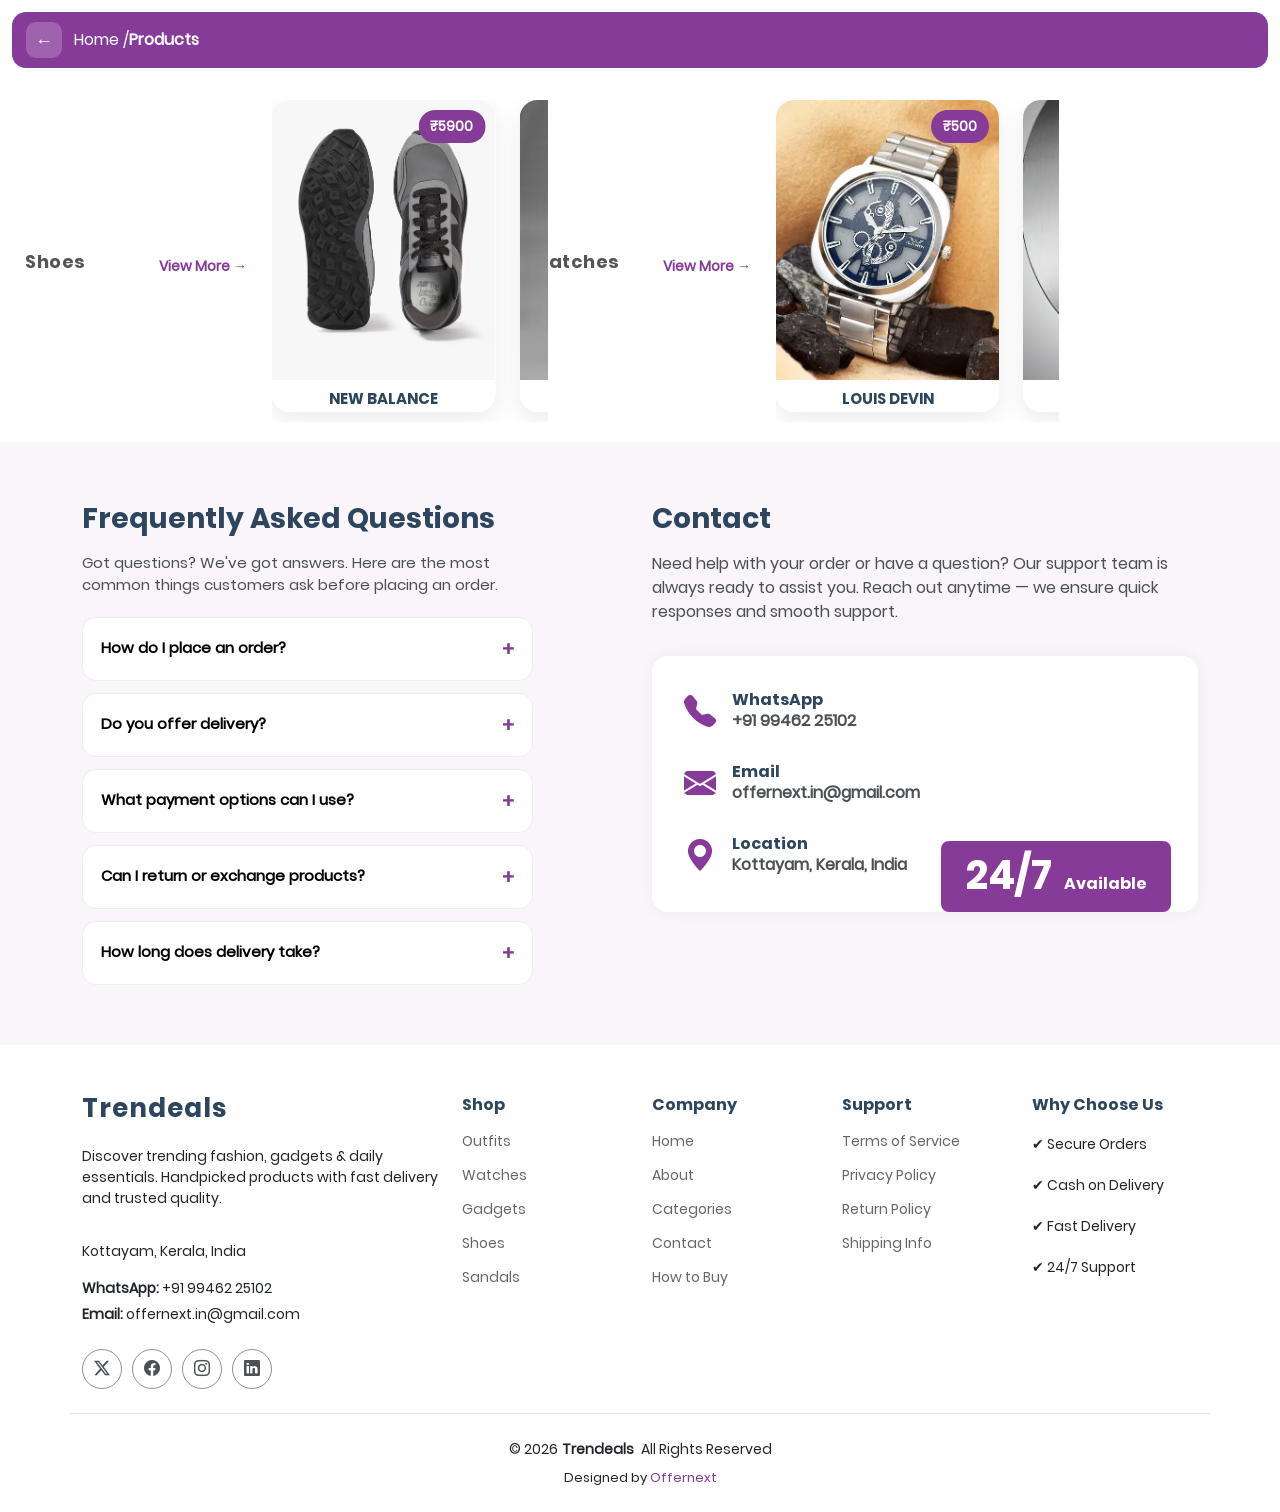
<file: category.html>
<!-- 
  Built by Offernext
  🌐 https://offernext.in
  📧 offernext.in@gmail.com
-->
<!DOCTYPE html>
<html lang="en">
<head>
  <meta charset="UTF-8">
  <title>Category</title>
  <meta name="viewport" content="width=device-width, initial-scale=1">
  <link href="https://fonts.googleapis.com" rel="preconnect">
  <link href="https://fonts.gstatic.com" rel="preconnect" crossorigin>
  <link href="assets/vendor/bootstrap/css/bootstrap.min.css" rel="stylesheet">
  <link href="assets/vendor/bootstrap-icons/bootstrap-icons.css" rel="stylesheet">
  <link href="assets/vendor/aos/aos.css" rel="stylesheet">
  <link href="assets/vendor/glightbox/css/glightbox.min.css" rel="stylesheet">
  <link rel="stylesheet" href="https://cdn.jsdelivr.net/npm/swiper@11/swiper-bundle.min.css">
  <link rel="stylesheet" href="assets/css/main.css">
</head>

<body>
  <div id="preloader">
  <div class="loader"></div>
</div>

  <!-- ================= CATEGORY TOPBAR ================= -->
  <div class="category-topbar" data-aos="fade-down">
    <button class="back-btn" onclick="history.back()">←</button>
    <span class="breadcrumb">
      Home / <strong id="categoryName"></strong>
    </span>
  </div>

<main class="main">
  <!-- ================= CATEGORY TITLE ================= -->
  <h2 id="categoryTitle" style="padding: 20px"></h2>

  <!-- ================= PRODUCTS GRID ================= -->
  <div class="products-grid" id="products" data-aos="fade-up" data-aos-delay="100"></div>

  <!-- CONTACT & FAQ SECTION -->
    <section id="contact" class="contact section faq-contact-section">
      <div class="container">
        <div class="row gy-4 align-items-start justify-content-between">
          <div class="col-xl-5">
            <h2 class="title" data-aos="fade-up">Frequently Asked Questions</h2>
            <p class="faq-description" data-aos="fade-up" data-aos-delay="100">
              Got questions? We've got answers. Here are the most common things customers ask before placing an order.
            </p>
            <div class="faq" data-aos="fade-up" data-aos-delay="200">
              <div class="faq-item">
                <button class="faq-question">
                  How do I place an order?
                  <span class="faq-icon">+</span>
                </button>
                <div class="faq-answer">
                  <div class="faq-answer-inner">
                    Select your product, choose size & color, click "Place Order", and send the details via WhatsApp.
                  </div>
                </div>
              </div> 
              <div class="faq-item">
                <button class="faq-question">
                  Do you offer delivery?
                  <span class="faq-icon">+</span>
                </button>
                <div class="faq-answer">
                  <div class="faq-answer-inner">
                    Yes, we deliver across India with fast and secure shipping.
                  </div>
                </div>
              </div>
              <div class="faq-item">
                <button class="faq-question">
                  What payment options can I use?
                  <span class="faq-icon">+</span>
                </button>
                <div class="faq-answer">
                  <div class="faq-answer-inner">
                    We support UPI, Cash on Delivery (if available), and bank transfer.
                  </div>
                </div>
              </div>
              <div class="faq-item">
                <button class="faq-question">
                  Can I return or exchange products?
                  <span class="faq-icon">+</span>
                </button>
                <div class="faq-answer">
                  <div class="faq-answer-inner">
                    Yes, exchanges are available within 3 days for size issues.
                  </div>
                </div>
              </div>
              <div class="faq-item">
                <button class="faq-question">
                  How long does delivery take?
                  <span class="faq-icon">+</span>
                </button>
                <div class="faq-answer">
                  <div class="faq-answer-inner">
                    Delivery usually takes 3–7 working days depending on your location.
                  </div>
                </div>
              </div>
            </div>
          </div>
          <div class="col-xl-6">
            <h2 class="title" data-aos="fade-up">Contact</h2>
            <p class="contact-description" data-aos="fade-up" data-aos-delay="100">
              Need help with your order or have a question? Our support team is always ready to assist you. Reach out anytime — we ensure quick responses and smooth support.
            </p>
            <div class="contact-box" data-aos="fade-up" data-aos-delay="200">
              <div class="contact-item">
                <i class="bi bi-telephone-fill"></i>
                <div>
                  <h4>WhatsApp</h4>
                  <p>+91 99462 25102</p>
                </div>
              </div>
              <div class="contact-item">
                <i class="bi bi-envelope-fill"></i>
                <div>
                  <h4>Email</h4>
                  <p>offernext.in@gmail.com</p>
                </div>
              </div>
              <div class="contact-item">
                <i class="bi bi-geo-alt-fill"></i>
                <div>
                  <h4>Location</h4>
                  <p>Kottayam, Kerala, India</p>
                </div>
              </div>
            </div>
            <div class="image-wrapper" data-aos="fade-up">
              <div class="experience-badge">
                <h3>24/7 <span>Available</span></h3>
              </div>
            </div>
          </div>
        </div>
      </div>
    </section>
  </main>

  <!-- FOOTER SECTION -->
  <footer id="footer" class="footer" data-aos="fade-up">
    <div class="container footer-top">
      <div class="row gy-4">
        <div class="col-lg-4 col-md-6 footer-about">
          <a href="index.html" class="logo d-flex align-items-center">
            <span class="sitename">Trendeals</span>
          </a>
          <p>
            Discover trending fashion, gadgets & daily essentials.
            Handpicked products with fast delivery and trusted quality.
          </p>
          <div class="footer-contact pt-3">
            <p>Kottayam, Kerala, India</p>
            <p class="mt-3"><strong>WhatsApp:</strong> <span>+91 99462 25102</span></p>
            <p><strong>Email:</strong> <span>offernext.in@gmail.com</span></p>
          </div>
          <div class="social-links d-flex mt-4">
            <a href=""><i class="bi bi-twitter-x"></i></a>
            <a href=""><i class="bi bi-facebook"></i></a>
            <a href=""><i class="bi bi-instagram"></i></a>
            <a href=""><i class="bi bi-linkedin"></i></a>
          </div>
        </div>
        <div class="col-lg-2 col-md-3 footer-links">
          <h4>Shop</h4>
          <ul>
            <li><a href="category.html?name=Trending%20Outfits">Outfits</a></li>
            <li><a href="category.html?name=Watches">Watches</a></li>
            <li><a href="category.html?name=Gadgets">Gadgets</a></li>
            <li><a href="category.html?name=Shoes">Shoes</a></li>
            <li><a href="category.html?name=Sandals">Sandals</a></li>
          </ul>
        </div>
        <div class="col-lg-2 col-md-3 footer-links">
          <h4>Company</h4>
          <ul>
            <li><a href="#hero">Home</a></li>
            <li><a href="#">About</a></li>
            <li><a href="#categories">Categories</a></li>
            <li><a href="#">Contact</a></li>
            <li><a href="#">How to Buy</a></li>
          </ul>
        </div>
        <div class="col-lg-2 col-md-3 footer-links">
          <h4>Support</h4>
          <ul>
            <li><a href="#">Terms of Service</a></li>
            <li><a href="#">Privacy Policy</a></li>
            <li><a href="#">Return Policy</a></li>
            <li><a href="#">Shipping Info</a></li>
          </ul>
        </div>
        <div class="col-lg-2 col-md-3 footer-links">
          <h4>Why Choose Us</h4>
          <ul>
            <li>✔ Secure Orders</li>
            <li>✔ Cash on Delivery</li>
            <li>✔ Fast Delivery</li>
            <li>✔ 24/7 Support</li>
          </ul>
        </div>
      </div>
    </div>
    <div class="container copyright text-center mt-4">
      <p>© 2026<strong class="px-1 sitename">Trendeals</strong> All Rights Reserved</p>
      <div class="credits">
        Designed by <a href="https://offernext.in">Offernext</a>
      </div>
    </div>
  </footer>

  <!-- SCROLL TO TOP BUTTON -->
  <a href="#" id="scroll-top" class="scroll-top d-flex align-items-center justify-content-center"><i class="bi bi-arrow-up-short"></i></a>

  <!-- VENDOR JAVASCRIPT FILES -->
  <script src="assets/vendor/bootstrap/js/bootstrap.bundle.min.js"></script>
  <script src="assets/vendor/aos/aos.js"></script>
  <script src="assets/vendor/glightbox/js/glightbox.min.js"></script>
  <script src="https://cdn.jsdelivr.net/npm/swiper@11/swiper-bundle.min.js"></script>
  <script src="assets/vendor/isotope-layout/isotope.pkgd.min.js"></script>


  <!-- ================= JAVASCRIPT FILES ================= -->
  <script src="assets/js/products-data.js"></script>
  <script src="assets/js/products.js"></script>
  <script src="assets/js/category.js"></script>
  <script src="assets/js/main.js"></script>
</body>
</html>
</file>
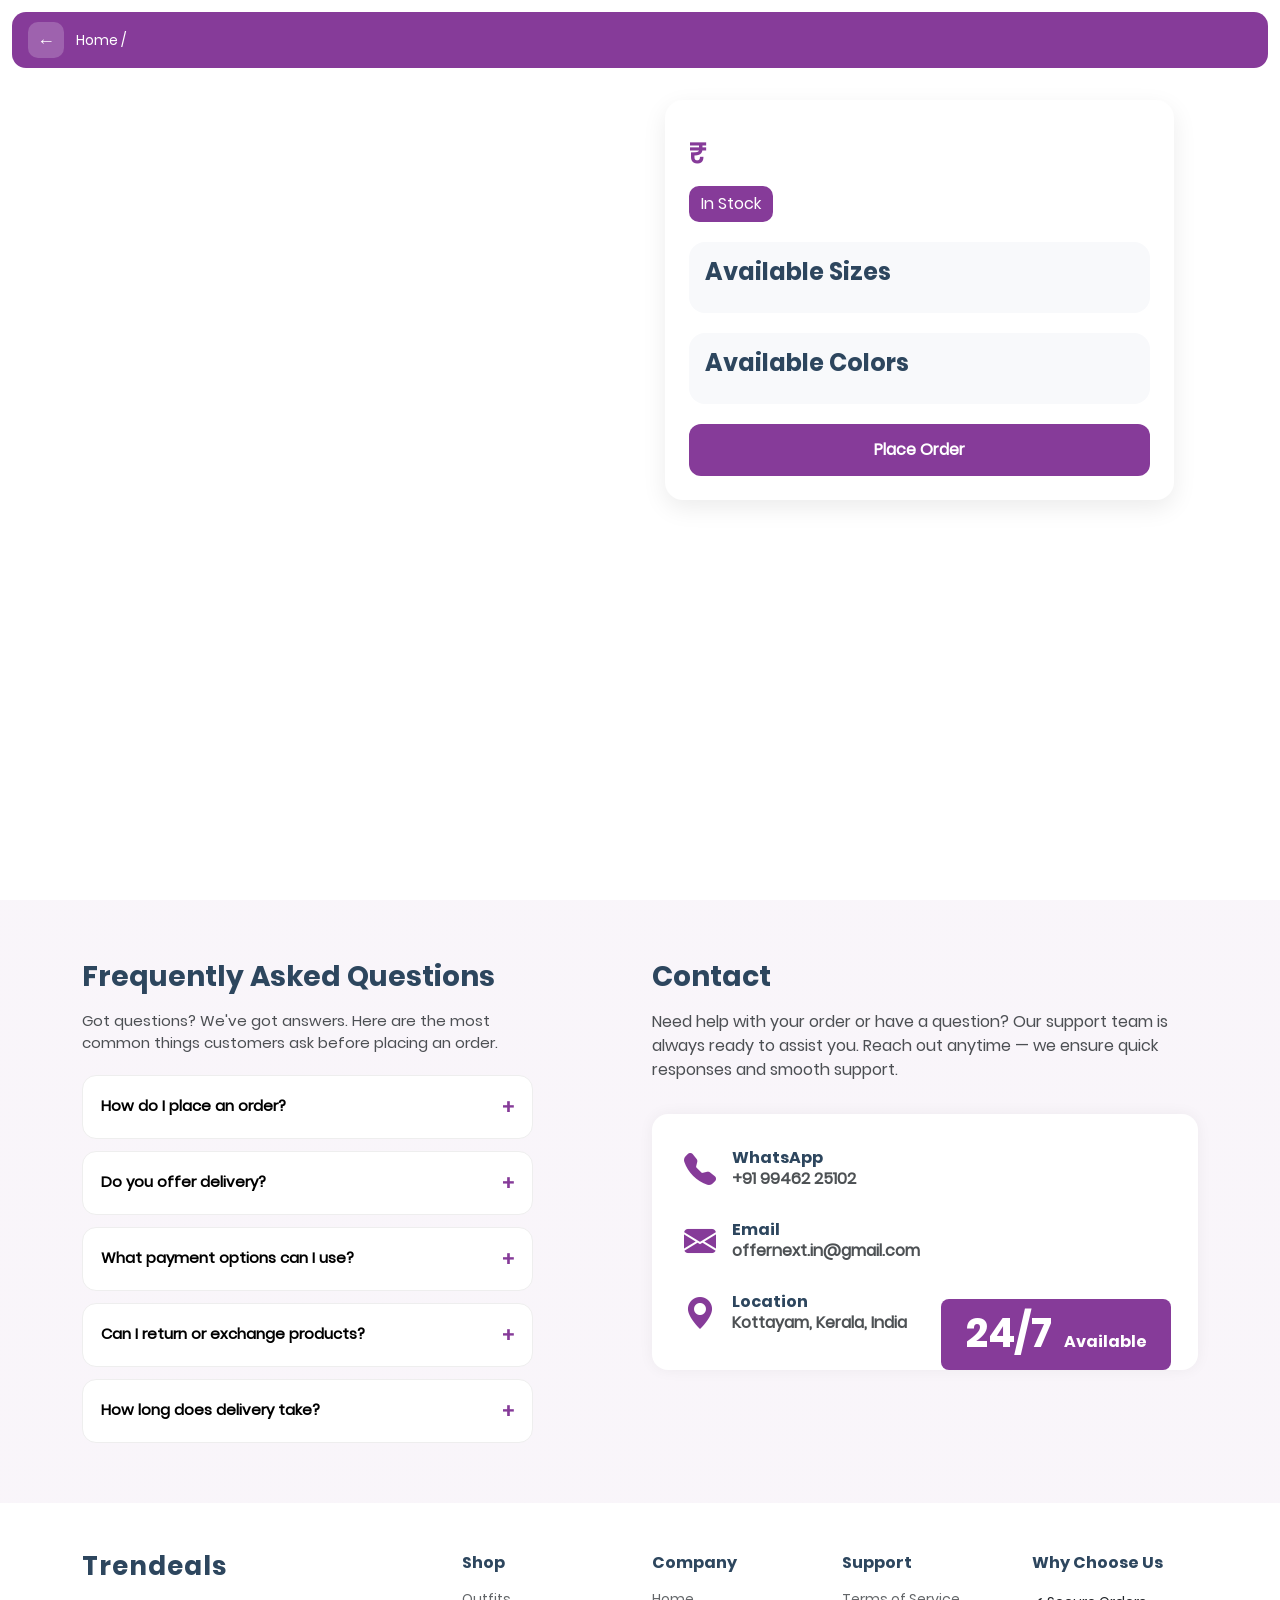
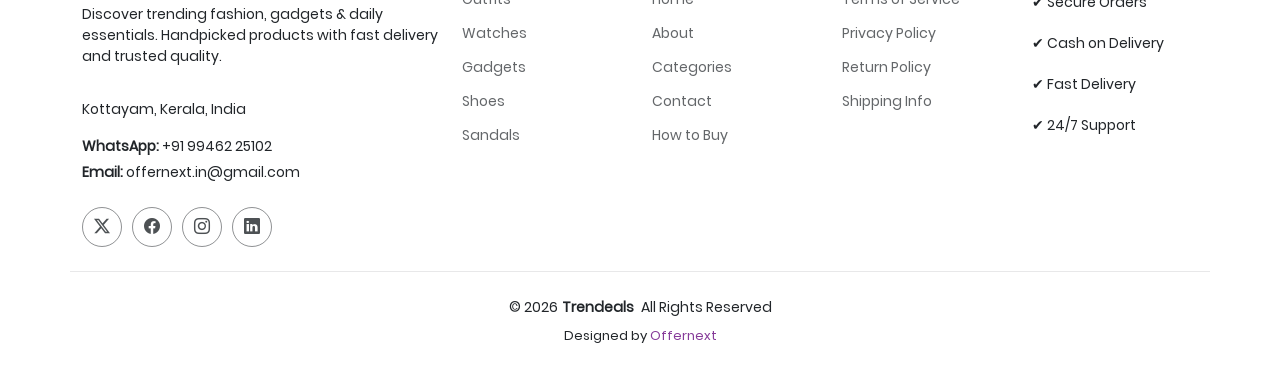
<file: product.html>
<!-- 
  Built by Offernext
  🌐 https://offernext.in
  📧 offernext.in@gmail.com
-->
<!DOCTYPE html>
<html lang="en">
<head>
  <meta charset="UTF-8">
  <title>Product Details</title>
  <meta name="viewport" content="width=device-width, initial-scale=1.0">
  <link href="https://fonts.googleapis.com" rel="preconnect">
  <link href="https://fonts.gstatic.com" rel="preconnect" crossorigin>
  <link href="assets/vendor/bootstrap/css/bootstrap.min.css" rel="stylesheet">
  <link href="assets/vendor/bootstrap-icons/bootstrap-icons.css" rel="stylesheet">
  <link href="assets/vendor/aos/aos.css" rel="stylesheet">
  <link href="assets/vendor/glightbox/css/glightbox.min.css" rel="stylesheet">
  <link rel="stylesheet" href="https://cdn.jsdelivr.net/npm/swiper@11/swiper-bundle.min.css">
  <link href="assets/css/main.css" rel="stylesheet">
</head>
<body>
  <div id="preloader">
  <div class="loader"></div>
</div>
<!-- ================= PRODUCT PAGE ================= -->
<div class="product-page">

  <div class="gallery">
    <div class="product-topbar" data-aos="fade-down">
      <button class="back-btn" onclick="history.back()">←</button>
      <span class="breadcrumb">
        Home / <strong id="breadcrumbName"></strong>
      </span>
    </div>
<main class="main">
    <div class="image-section" data-aos="zoom-in" data-aos-delay="100">
      <img id="mainImage" class="main-image">
      <div class="thumbs" id="thumbs"></div>
    </div>
  </div>

  <div class="product-content" data-aos="fade-up" data-aos-delay="100">

    <h1 id="productName"></h1>
    <div class="price">₹<span id="productPrice"></span></div>
    <span class="stock">In Stock</span>
    <p id="productDescription" class="product-desc"></p>

    <div class="option-box">
      <h4>Available Sizes</h4>
      <div class="sizes" id="sizes"></div>
    </div>

    <div class="option-box">
      <h4>Available Colors</h4>
      <div class="colors" id="colors"></div>
    </div>
  
  <button class="order-btn" onclick="openOrderModal()">
    Place Order
  </button>

  </div>

</div>

<!-- ================= ORDER MODAL ================= -->
<div class="modal" id="orderModal">
  <div class="modal-content">
    <!-- MODAL HEADER -->
    <div class="modal-header">
      <h3>Place Your Order</h3>
      <span class="close-btn" onclick="closeOrderModal()">×</span>
    </div>

    <!-- CUSTOMER INFORMATION -->
    <input id="custName" placeholder="Full Name *">
    <input id="phone" placeholder="Phone Number *">

    <!-- ORDER DETAILS -->
    <input type="number" id="qty" value="1" min="1">

    <select id="sizeSelect">
      <option value="">Select size</option>
    </select>

    <select id="colorSelect">
      <option value="">Select color</option>
    </select>

    <textarea id="notes" placeholder="Additional notes"></textarea>

    <!-- TOTAL CALCULATION -->
    <div class="modal-total">
      Total: ₹<span id="total"></span>
    </div>

    <!-- CONFIRM ORDER BUTTON -->
    <button class="confirm-btn" onclick="sendWhatsApp()">
      Confirm Order
    </button>
  </div>
</div>

<!-- CONTACT & FAQ SECTION -->
    <section id="contact" class="contact section faq-contact-section">
      <div class="container">
        <div class="row gy-4 align-items-start justify-content-between">
          <div class="col-xl-5">
            <h2 class="title" data-aos="fade-up">Frequently Asked Questions</h2>
            <p class="faq-description" data-aos="fade-up" data-aos-delay="100">
              Got questions? We've got answers. Here are the most common things customers ask before placing an order.
            </p>
            <div class="faq" data-aos="fade-up" data-aos-delay="200">
              <div class="faq-item">
                <button class="faq-question">
                  How do I place an order?
                  <span class="faq-icon">+</span>
                </button>
                <div class="faq-answer">
                  <div class="faq-answer-inner">
                    Select your product, choose size & color, click "Place Order", and send the details via WhatsApp.
                  </div>
                </div>
              </div> 
              <div class="faq-item">
                <button class="faq-question">
                  Do you offer delivery?
                  <span class="faq-icon">+</span>
                </button>
                <div class="faq-answer">
                  <div class="faq-answer-inner">
                    Yes, we deliver across India with fast and secure shipping.
                  </div>
                </div>
              </div>
              <div class="faq-item">
                <button class="faq-question">
                  What payment options can I use?
                  <span class="faq-icon">+</span>
                </button>
                <div class="faq-answer">
                  <div class="faq-answer-inner">
                    We support UPI, Cash on Delivery (if available), and bank transfer.
                  </div>
                </div>
              </div>
              <div class="faq-item">
                <button class="faq-question">
                  Can I return or exchange products?
                  <span class="faq-icon">+</span>
                </button>
                <div class="faq-answer">
                  <div class="faq-answer-inner">
                    Yes, exchanges are available within 3 days for size issues.
                  </div>
                </div>
              </div>
              <div class="faq-item">
                <button class="faq-question">
                  How long does delivery take?
                  <span class="faq-icon">+</span>
                </button>
                <div class="faq-answer">
                  <div class="faq-answer-inner">
                    Delivery usually takes 3–7 working days depending on your location.
                  </div>
                </div>
              </div>
            </div>
          </div>
          <div class="col-xl-6">
            <h2 class="title" data-aos="fade-up">Contact</h2>
            <p class="contact-description" data-aos="fade-up" data-aos-delay="100">
              Need help with your order or have a question? Our support team is always ready to assist you. Reach out anytime — we ensure quick responses and smooth support.
            </p>
            <div class="contact-box" data-aos="fade-up" data-aos-delay="200">
              <div class="contact-item">
                <i class="bi bi-telephone-fill"></i>
                <div>
                  <h4>WhatsApp</h4>
                  <p>+91 99462 25102</p>
                </div>
              </div>
              <div class="contact-item">
                <i class="bi bi-envelope-fill"></i>
                <div>
                  <h4>Email</h4>
                  <p>offernext.in@gmail.com</p>
                </div>
              </div>
              <div class="contact-item">
                <i class="bi bi-geo-alt-fill"></i>
                <div>
                  <h4>Location</h4>
                  <p>Kottayam, Kerala, India</p>
                </div>
              </div>
            </div>
            <div class="image-wrapper" data-aos="fade-up">
              <div class="experience-badge">
                <h3>24/7 <span>Available</span></h3>
              </div>
            </div>
          </div>
        </div>
      </div>
    </section>
  </main>

  <!-- FOOTER SECTION -->
  <footer id="footer" class="footer" data-aos="fade-up">
    <div class="container footer-top">
      <div class="row gy-4">
        <div class="col-lg-4 col-md-6 footer-about">
          <a href="index.html" class="logo d-flex align-items-center">
            <span class="sitename">Trendeals</span>
          </a>
          <p>
            Discover trending fashion, gadgets & daily essentials.
            Handpicked products with fast delivery and trusted quality.
          </p>
          <div class="footer-contact pt-3">
            <p>Kottayam, Kerala, India</p>
            <p class="mt-3"><strong>WhatsApp:</strong> <span>+91 99462 25102</span></p>
            <p><strong>Email:</strong> <span>offernext.in@gmail.com</span></p>
          </div>
          <div class="social-links d-flex mt-4">
            <a href=""><i class="bi bi-twitter-x"></i></a>
            <a href=""><i class="bi bi-facebook"></i></a>
            <a href=""><i class="bi bi-instagram"></i></a>
            <a href=""><i class="bi bi-linkedin"></i></a>
          </div>
        </div>
        <div class="col-lg-2 col-md-3 footer-links">
          <h4>Shop</h4>
          <ul>
            <li><a href="category.html?name=Trending%20Outfits">Outfits</a></li>
            <li><a href="category.html?name=Watches">Watches</a></li>
            <li><a href="category.html?name=Gadgets">Gadgets</a></li>
            <li><a href="category.html?name=Shoes">Shoes</a></li>
            <li><a href="category.html?name=Sandals">Sandals</a></li>
          </ul>
        </div>
        <div class="col-lg-2 col-md-3 footer-links">
          <h4>Company</h4>
          <ul>
            <li><a href="#hero">Home</a></li>
            <li><a href="#">About</a></li>
            <li><a href="#categories">Categories</a></li>
            <li><a href="#">Contact</a></li>
            <li><a href="#">How to Buy</a></li>
          </ul>
        </div>
        <div class="col-lg-2 col-md-3 footer-links">
          <h4>Support</h4>
          <ul>
            <li><a href="#">Terms of Service</a></li>
            <li><a href="#">Privacy Policy</a></li>
            <li><a href="#">Return Policy</a></li>
            <li><a href="#">Shipping Info</a></li>
          </ul>
        </div>
        <div class="col-lg-2 col-md-3 footer-links">
          <h4>Why Choose Us</h4>
          <ul>
            <li>✔ Secure Orders</li>
            <li>✔ Cash on Delivery</li>
            <li>✔ Fast Delivery</li>
            <li>✔ 24/7 Support</li>
          </ul>
        </div>
      </div>
    </div>
    <div class="container copyright text-center mt-4">
      <p>© 2026<strong class="px-1 sitename">Trendeals</strong> All Rights Reserved</p>
      <div class="credits">
        Designed by <a href="https://offernext.in">Offernext</a>
      </div>
    </div>
  </footer>

   <!-- SCROLL TO TOP BUTTON -->
  <a href="#" id="scroll-top" class="scroll-top d-flex align-items-center justify-content-center"><i class="bi bi-arrow-up-short"></i></a>

  <!-- VENDOR JAVASCRIPT FILES -->
  <script src="assets/vendor/bootstrap/js/bootstrap.bundle.min.js"></script>
  <script src="assets/vendor/aos/aos.js"></script>
  <script src="assets/vendor/glightbox/js/glightbox.min.js"></script>
  <script src="https://cdn.jsdelivr.net/npm/swiper@11/swiper-bundle.min.js"></script>
  <script src="assets/vendor/isotope-layout/isotope.pkgd.min.js"></script>

<!-- ================= JAVASCRIPT FILES ================= -->
<script src="assets/js/products-data.js"></script>
<script src="assets/js/products.js"></script>
<script src="assets/js/product.js"></script>
<script src="assets/js/main.js"></script>

</body>
</html>
</file>
<file: assets/css/main.css>
/* 
  Built by Offernext
  https://offernext.in
  offernext.in@gmail.com
*/
/* Fonts */
:root {
  --default-font: "Poppins-Regular", sans-serif;
  --heading-font: "Poppins-Bold",  sans-serif;
  --nav-font: "Poppins-Regular",  sans-serif;
}

@font-face {
  font-family: Poppins-Bold;
  src: url('../fonts/Poppins/Poppins-Bold.ttf'); 
}

@font-face {
  font-family: Poppins-Regular;
  src: url('../fonts/Poppins/Poppins-Regular.ttf');
}

/* Global Colors */
:root { 
  --background-color: #ffffff; 
  --default-color: #212529; 
  --heading-color: #2d465e; 
  --accent-color: #863b99; 
  --surface-color: #ffffff; 
  --contrast-color: #ffffff; 
}

/* Nav Menu Colors  */
:root {
  --nav-color: #212529;  
  --nav-hover-color: #863b99; 
  --nav-mobile-background-color: #ffffff; 
  --nav-dropdown-background-color: #ffffff; 
  --nav-dropdown-color: #212529; 
  --nav-dropdown-hover-color: #863b99; 
}

/* Color Presets */

.light-background {
  --background-color: #f3f9ff;
  --surface-color: #ffffff;
}

.dark-background {
  --background-color: #0d83fd;
  --default-color: #ffffff;
  --heading-color: #ffffff;
  --surface-color: #409dfd;
  --contrast-color: #ffffff;
}

/* Smooth scroll */
:root {
  scroll-behavior: smooth;
}

/*--------------------------------------------------------------
# General Styling & Shared Classes
--------------------------------------------------------------*/
body {
  color: var(--default-color);
  background-color: var(--background-color);
  font-family: var(--default-font);
}

a {
  color: var(--accent-color);
  text-decoration: none;
  transition: 0.3s;
}

a:hover {
  color: color-mix(in srgb, var(--accent-color), transparent 25%);
  text-decoration: none;
}

h1,
h2,
h3,
h4,
h5,
h6 {
  color: var(--heading-color);
  font-family: var(--heading-font);
}


/* PRELOADER */
#preloader {
  position: fixed;
  inset: 0;
  background: #fff; 
  display: flex;
  justify-content: center;
  align-items: center;
  z-index: 99999;
}

.loader {
  width: 50px;
  height: 50px;
  border: 4px solid #eee;
  border-top: 4px solid #863b99; 
  border-radius: 50%;
  animation: spin 0.8s linear infinite;
}

@keyframes spin {
  to {
    transform: rotate(360deg);
  }
}

/*--------------------------------------------------------------
# Global Header
--------------------------------------------------------------*/
.header {
  --background-color: rgba(255, 255, 255, 0);
  color: var(--default-color);
  background-color: var(--background-color);
  padding: 20px 0;
  transition: all 0.5s;
  z-index: 997;
}

.header .header-container {
  background: var(--surface-color);
  border-radius: 0px;
  padding: 5px 25px;
  box-shadow: 0px 2px 15px rgba(0, 0, 0, 0.1);
}

.scrolled .header .header-container {
  background: color-mix(in srgb, var(--surface-color), transparent 5%);
}

.header .logo {
  line-height: 1;
  padding-left: 5px;
}

.header .logo img {
  max-height: 50px;
  margin-right: 8px;
}

.header .logo h1 {
  font-size: 24px;
  margin: 0;
  font-weight: 500;
  color: var(--heading-color);
}

.header .btn-getstarted,
.header .btn-getstarted:focus {
  color: var(--contrast-color);
  background: var(--accent-color);
  font-size: 14px;
  padding: 8px 20px;
  margin: 0 0 0 30px;
  border-radius: 0px;
  transition: 0.3s;
}

.header .btn-getstarted:hover,
.header .btn-getstarted:focus:hover {
  color: var(--contrast-color);
  background: color-mix(in srgb, var(--accent-color), transparent 15%);
}

@media (max-width: 1200px) {
  .header {
    padding-top: 10px;
  }

  .header .header-container {
    margin-left: 10px;
    margin-right: 10px;
    padding: 10px 5px 10px 15px;
  }

  .header .logo {
    order: 1;
  }

  .header .btn-getstarted {
    order: 2;
    margin: 0 10px 0 0;
    padding: 6px 15px;
  }

  .header .navmenu {
    order: 3;
  }
}

@media (max-width: 780px) {
  .header .logo img {
    max-height: 40px;
  }
}
  

/*--------------------------------------------------------------
# Navigation Menu
--------------------------------------------------------------*/
/* Navmenu - Desktop */
@media (min-width: 1200px) {
  .navmenu {
    padding: 0;
  }

  .navmenu ul {
    margin: 0;
    padding: 0;
    display: flex;
    list-style: none;
    align-items: center;
  }

  .navmenu li {
    position: relative;
  }

  .navmenu a,
  .navmenu a:focus {
    color: var(--nav-color);
    padding: 18px 15px;
    font-size: 16px;
    font-family: var(--nav-font);
    font-weight: 400;
    display: flex;
    align-items: center;
    justify-content: space-between;
    white-space: nowrap;
    transition: 0.3s;
  }

  .navmenu a i,
  .navmenu a:focus i {
    font-size: 12px;
    line-height: 0;
    margin-left: 5px;
    transition: 0.3s;
  }

  .navmenu li:last-child a {
    padding-right: 0;
  }

  .navmenu li:hover>a,
  .navmenu .active,
  .navmenu .active:focus {
    color: var(--nav-hover-color);
  }

  .navmenu .dropdown ul {
    margin: 0;
    padding: 10px 0;
    background: var(--nav-dropdown-background-color);
    display: block;
    position: absolute;
    visibility: hidden;
    left: 14px;
    top: 130%;
    opacity: 0;
    transition: 0.3s;
    border-radius: 4px;
    z-index: 99;
    box-shadow: 0px 0px 30px rgba(0, 0, 0, 0.1);
  }

  .navmenu .dropdown ul li {
    min-width: 200px;
  }

  .navmenu .dropdown ul a {
    padding: 10px 20px;
    font-size: 15px;
    text-transform: none;
    color: var(--nav-dropdown-color);
  }

  .navmenu .dropdown ul a i {
    font-size: 12px;
  }

  .navmenu .dropdown ul a:hover,
  .navmenu .dropdown ul .active:hover,
  .navmenu .dropdown ul li:hover>a {
    color: var(--nav-dropdown-hover-color);
  }

  .navmenu .dropdown:hover>ul {
    opacity: 1;
    top: 100%;
    visibility: visible;
  }

  .navmenu .dropdown .dropdown ul {
    top: 0;
    left: -90%;
    visibility: hidden;
  }

  .navmenu .dropdown .dropdown:hover>ul {
    opacity: 1;
    top: 0;
    left: -100%;
    visibility: visible;
  }
}

/* Navmenu - Mobile */
@media (max-width: 1199px) {
  .mobile-nav-toggle {
    color: var(--nav-color);
    font-size: 28px;
    line-height: 0;
    margin-right: 10px;
    cursor: pointer;
    transition: color 0.3s;
  }

  .navmenu {
    padding: 0;
    z-index: 9997;
  }

  .navmenu ul {
    display: none;
    list-style: none;
    position: absolute;
    inset: 60px 20px 20px 20px;
    padding: 10px 0;
    margin: 0;
    border-radius: 6px;
    background-color: var(--nav-mobile-background-color);
    overflow-y: auto;
    transition: 0.3s;
    z-index: 9998;
    box-shadow: 0px 0px 30px rgba(0, 0, 0, 0.1);
  }

  .navmenu a,
  .navmenu a:focus {
    color: var(--nav-dropdown-color);
    padding: 10px 20px;
    font-family: var(--nav-font);
    font-size: 17px;
    font-weight: 500;
    display: flex;
    align-items: center;
    justify-content: space-between;
    white-space: nowrap;
    transition: 0.3s;
  }

  .navmenu a i,
  .navmenu a:focus i {
    font-size: 12px;
    line-height: 0;
    margin-left: 5px;
    width: 30px;
    height: 30px;
    display: flex;
    align-items: center;
    justify-content: center;
    border-radius: 50%;
    transition: 0.3s;
    background-color: color-mix(in srgb, var(--accent-color), transparent 90%);
  }

  .navmenu a i:hover,
  .navmenu a:focus i:hover {
    background-color: var(--accent-color);
    color: var(--contrast-color);
  }

  .navmenu a:hover,
  .navmenu .active,
  .navmenu .active:focus {
    color: var(--nav-dropdown-hover-color);
  }

  .navmenu .active i,
  .navmenu .active:focus i {
    background-color: var(--accent-color);
    color: var(--contrast-color);
    transform: rotate(180deg);
  }

  .navmenu .dropdown ul {
    position: static;
    display: none;
    z-index: 99;
    padding: 10px 0;
    margin: 10px 20px;
    background-color: var(--nav-dropdown-background-color);
    border: 1px solid color-mix(in srgb, var(--default-color), transparent 90%);
    box-shadow: none;
    transition: all 0.5s ease-in-out;
  }

  .navmenu .dropdown ul ul {
    background-color: rgba(33, 37, 41, 0.1);
  }

  .navmenu .dropdown>.dropdown-active {
    display: block;
    background-color: rgba(33, 37, 41, 0.03);
  }

  .mobile-nav-active {
    overflow: hidden;
  }

  .mobile-nav-active .mobile-nav-toggle {
    color: #fff;
    position: absolute;
    font-size: 32px;
    top: 15px;
    right: 15px;
    margin-right: 0;
    z-index: 9999;
  }

  .mobile-nav-active .navmenu {
    position: fixed;
    overflow: hidden;
    inset: 0;
    background: rgba(33, 37, 41, 0.8);
    transition: 0.3s;
  }

  .mobile-nav-active .navmenu>ul {
    display: block;
  }
}

/*--------------------------------------------------------------
# Global Footer
--------------------------------------------------------------*/
.footer {
  color: var(--default-color);
  background-color: var(--background-color);
  font-size: 14px;
  position: relative;
}

.footer .footer-top {
  padding-top: 50px;
}

.footer .footer-about .logo {
  line-height: 1;
  margin-bottom: 25px;
}

.footer .footer-about .logo img {
  max-height: 40px;
  margin-right: 6px;
}

.footer .footer-about .logo span {
  color: var(--heading-color);
  font-family: var(--heading-font);
  font-size: 26px;
  font-weight: 700;
  letter-spacing: 1px;
}

.footer .footer-about p {
  font-size: 14px;
}

.footer .social-links a {
  display: flex;
  align-items: center;
  justify-content: center;
  width: 40px;
  height: 40px;
  border-radius: 50%;
  border: 1px solid color-mix(in srgb, var(--default-color), transparent 50%);
  font-size: 16px;
  color: color-mix(in srgb, var(--default-color), transparent 20%);
  margin-right: 10px;
  transition: 0.3s;
}

.footer .social-links a:hover {
  color: var(--accent-color);
  border-color: var(--accent-color);
}

.footer h4 {
  font-size: 16px;
  font-weight: bold;
  position: relative;
  padding-bottom: 12px;
}

.footer .footer-links {
  margin-bottom: 30px;
}

.footer .footer-links ul {
  list-style: none;
  padding: 0;
  margin: 0;
}

.footer .footer-links ul i {
  padding-right: 2px;
  font-size: 12px;
  line-height: 0;
}

.footer .footer-links ul li {
  padding: 10px 0;
  display: flex;
  align-items: center;
}

.footer .footer-links ul li:first-child {
  padding-top: 0;
}

.footer .footer-links ul a {
  color: color-mix(in srgb, var(--default-color), transparent 30%);
  display: inline-block;
  line-height: 1;
}

.footer .footer-links ul a:hover {
  color: var(--accent-color);
}

.footer .footer-contact p {
  margin-bottom: 5px;
}

.footer .copyright {
  padding: 25px 0;
  border-top: 1px solid color-mix(in srgb, var(--default-color), transparent 90%);
}

.footer .copyright p {
  margin-bottom: 0;
}

.footer .credits {
  margin-top: 8px;
  font-size: 13px;
}

/*--------------------------------------------------------------
# Scroll Top Button
--------------------------------------------------------------*/
.scroll-top {
  position: fixed;
  visibility: hidden;
  opacity: 0;
  right: 15px;
  bottom: -15px;
  z-index: 99999;
  background-color: var(--accent-color);
  width: 44px;
  height: 44px;
  border-radius: 50px;
  transition: all 0.4s;
}

.scroll-top i {
  font-size: 24px;
  color: var(--contrast-color);
  line-height: 0;
}

.scroll-top:hover {
  background-color: color-mix(in srgb, var(--accent-color), transparent 20%);
  color: var(--contrast-color);
}

.scroll-top.active {
  visibility: visible;
  opacity: 1;
  bottom: 15px;
}

/*--------------------------------------------------------------
# Global Page Titles & Breadcrumbs
--------------------------------------------------------------*/
.page-title {
  color: var(--default-color);
  background-color: var(--background-color);
  padding: 170px 0 80px 0;
  text-align: center;
  position: relative;
}

.page-title h1 {
  font-size: 42px;
  font-weight: 700;
  margin-bottom: 10px;
}

.page-title .breadcrumbs ol {
  display: flex;
  flex-wrap: wrap;
  list-style: none;
  justify-content: center;
  padding: 0;
  margin: 0;
  font-size: 16px;
  font-weight: 400;
}

.page-title .breadcrumbs ol li+li {
  padding-left: 10px;
}

.page-title .breadcrumbs ol li+li::before {
  content: "/";
  display: inline-block;
  padding-right: 10px;
  color: color-mix(in srgb, var(--default-color), transparent 70%);
}

/*--------------------------------------------------------------
# Global Sections
--------------------------------------------------------------*/
section,
.section {
  color: var(--default-color);
  background-color: var(--background-color);
  padding: 60px 0;
  scroll-margin-top: 90px;
  overflow: clip;
}

@media (max-width: 1199px) {

  section,
  .section {
    scroll-margin-top: 66px;
  }
}

/*--------------------------------------------------------------
# Global Titles
--------------------------------------------------------------*/
.title {
  font-size: 1.75rem;
  margin-bottom: 1rem;
  line-height: 1.2;
  font-weight: 700;
}

@media (max-width: 992px) {
  .title {
    font-size: 2rem;
  }
}

/*--------------------------------------------------------------
# Hero Section
--------------------------------------------------------------*/
.hero {
  position: relative;
  padding-top: 160px;
  background: linear-gradient( color-mix(in srgb, var(--accent-color), transparent 95%) 100%, color-mix(in srgb, var(--accent-color), transparent 98%) 25%, transparent 50%);
}

.hero::before {
  content: "";
  position: absolute;
  top: 0;
  left: 0;
  width: 100%;
  height: 100%;
  background: radial-gradient(circle at 90% 10%, color-mix(in srgb, var(--accent-color), transparent 92%), transparent 40%);
  pointer-events: none;
}

.hero .hero-content {
  position: relative;
  z-index: 1;
}

.hero .hero-content h1 {
  font-family: Poppins-Bold;
  font-size: 3.7rem;
  line-height: 1.1 ;
  letter-spacing: -2px;
}

.hero .hero-content h1 .accent-text {
  color: var(--accent-color);
}

@media (max-width: 992px) {
  .hero .hero-content {
    text-align: center;
    margin-bottom: 3rem;
  }

  .hero .hero-content h1 {
    font-size: 2.5rem;
  }

  .hero .hero-content .hero-buttons {
    justify-content: center;
  }
}

@media (max-width: 780px) {
  .hero .hero-content h1 {
    font-size: 2.5rem;
  }
}
.hero .company-badge {
  display: inline-flex;
  align-items: center;
  padding: 0.5rem 1rem;
  background-color: color-mix(in srgb, var(--accent-color), transparent 92%);
  border-radius: 50px;
  color: var(--accent-color);
  font-weight: 500;
}

.hero .company-badge i {
  font-size: 1.25rem;
}

.hero-buttons {
  display: flex;
  gap: 12px;
  flex-wrap: wrap;
}

.hero-btn {
  display: flex;
  align-items: center;
  gap: 8px;
  padding: 10px 16px;
  border-radius: 30px;
  border: none;
  font-size: 14px;
  font-weight: 600;
  cursor: pointer;
  transition: all 0.3s ease;
}

.hero-btn i {
  font-size: 18px;
}

.primary-btn {
  background: var(--accent-color);
  color: #fff;
}

.secondary-btn {
  background: #f1f1f1;
  color: #555;
}

.hero-btn:hover {
  transform: translateY(-2px);
}

.primary-btn:hover {
  background: color-mix(in srgb, var(--accent-color), transparent 15%);
}

.hero-btn:hover {
  color: inherit;
  text-decoration: none;
}

.secondary-btn:hover {
  background: #e4e4e4;
}

.hero-search-wrapper {
  position: relative;
  width: 100%;
  max-width: 420px;
}

.hero-search-wrapper i {
  position: absolute;
  left: 16px;
  top: 50%;
  transform: translateY(-50%);
  font-size: 18px;
  color: #999;
  pointer-events: none;
}

.hero-search {
  width: 100%;
  padding: 14px 18px 14px 44px; 
  border-radius: 30px;
  border: 2px solid color-mix(in srgb, var(--accent-color), transparent 70%);
  font-size: 16px;
  outline: none;
  transition: 0.3s;
}

.hero-search:focus {
  border-color: var(--accent-color);
  box-shadow: 0 0 0 4px color-mix(in srgb, var(--accent-color), transparent 85%);
}

.hero-search::placeholder {
  color: #999;
}


.hero .hero-image {
  position: relative;
  text-align: center;
  z-index: 1;
}

.hero .hero-image img {
  max-width: 80%;
  height: auto;
}

/*--------------------------------------------------------------
# Contact Section
--------------------------------------------------------------*/
.contact .contact-meta {
  color: var(--accent-color);
  font-weight: 600;
  margin-bottom: 1rem;
  display: inline-block;
}

.contact .contact-description {
  margin-bottom: 2rem;
  color: color-mix(in srgb, var(--default-color), transparent 20%);
}

.contact .feature-list-wrapper {
  margin-bottom: 2rem;
}

.contact .feature-list {
  list-style: none;
  padding: 0;
  margin: 0;
}

.contact .feature-list li {
  display: flex;
  align-items: center;
  gap: 0.75rem;
  margin-bottom: 1rem;
  font-size: 1rem;
}

.contact .feature-list li i {
  color: var(--accent-color);
  font-size: 1.25rem;
}

.contact .profile .profile-image {
  width: 60px;
  height: 60px;
  border-radius: 50%;
  object-fit: cover;
}

.contact .profile .profile-name {
  font-size: 1.125rem;
  margin: 0;
}

.contact .profile .profile-position {
  color: var(--accent-color);
  margin: 0;
  font-size: 0.875rem;
}

.contact .contact-info {
  padding: 1rem 1.5rem;
  background-color: var(--surface-color);
  border-radius: 0.5rem;
  box-shadow: 0 0 15px rgba(0, 0, 0, 0.06);
}

.contact .contact-info i {
  color: var(--accent-color);
  font-size: 1.5rem;
}

.contact .contact-info .contact-label {
  color: color-mix(in srgb, var(--default-color), transparent 30%);
  font-size: 0.875rem;
  margin: 0;
}

.contact .contact-info .contact-number {
  font-weight: 600;
  margin: 0;
}

.contact .image-wrapper {
  position: relative;
}

.contact .image-wrapper .main-image {
  width: 60%;
  max-width: 700px;
} 

@media (max-width: 992px) {
  .contact .image-wrapper {
    padding-left: 0;
    margin-top: 3rem;
    display: flex;
    flex-direction: column;
    gap: 2rem;
  }
}

@media (max-width: 992px) {
  .contact .image-wrapper .images {
    display: flex;
    flex-direction: column;
    gap: 1.5rem;
  }
}

@media (max-width: 992px) {
  .contact .image-wrapper .main-image {
    margin-left: 0;
  }
}

.contact .image-wrapper .small-image {
  position: absolute;
  top: 20%;
  left: -10%;
  width: 45%;
  border: 8px solid var(--surface-color);
}

@media (max-width: 992px) {
  .contact .image-wrapper .small-image {
    position: static;
    width: 100%;
    margin: 0 auto;
    border: 0;
  }
}

.contact .image-wrapper .experience-badge {
  position: absolute;
  bottom: 5%;
  right: 5%;
  background-color: var(--accent-color);
  color: var(--contrast-color);
  padding: 1.5rem;
  border-radius: 0.5rem;
  text-align: center;
  min-width: 200px;
  animation: experience-float 3s ease-in-out infinite;
}

@media (max-width: 992px) {
  .contact .image-wrapper .experience-badge {
    position: static;
    width: fit-content;
    margin: 0 auto;
  }
}

.contact .image-wrapper .experience-badge h3 {
  color: var(--contrast-color);
  font-size: 2.5rem;
  margin: 0;
  line-height: 0.5;
}

.contact .image-wrapper .experience-badge h3 span {
  font-size: 1rem;
  display: inline-block;
  margin-left: 0.25rem;
}

.contact .image-wrapper .experience-badge p {
  margin: 0.5rem 0 0;
  font-size: 0.875rem;
}

@keyframes experience-float {
  0% { transform: translateY(0); }
  50% { transform: translateY(-10px); }
  100% { transform: translateY(0); }
}

.contact .row {
  display: flex;
  align-items: flex-start;
}

.contact .col-xl-5,
.contact .col-xl-6 {
  display: flex;
  flex-direction: column;
  justify-content: space-between;
}


.contact .col-lg-6:nth-child(1) {
  order: 1;
}

.contact .col-lg-6:nth-child(2) {
  order: 2;
}

.contact-box {
  background: var(--surface-color);
  padding: 2rem;
  border-radius: 1rem;
  box-shadow: 0 0 15px rgba(0,0,0,0.05);
  display: flex;
  flex-direction: column;
  gap: 1.5rem;
}

.contact-item {
  display: flex;
  align-items: center;
  gap: 1rem;
}

.contact-item i {
  font-size: 2rem;
  color: var(--accent-color);
}

.contact-item h4 {
  margin: 0;
  font-size: 1rem;
  font-weight: 600;
}

.contact-item p {
  margin: 0;
  color: color-mix(in srgb, var(--default-color), transparent 20%);
  font-size: 1rem;
  font-weight: bolder;
}

@media (max-width: 575px) {
  .contact-box {
    padding: 1.5rem;
  }
  
  .contact-item i {
    font-size: 1.6rem;
  }
}

/*--------------------------------------------------------------
# Products Section
--------------------------------------------------------------*/
.product-section {
  padding: 10px 0;
  background: #fff;
}

.product-section h2 {
  font-size: 28px;
  font-weight: 700;
  margin-bottom: 20px;
}

.productSwiper {
  padding-bottom: 10px;
}

.swiper-slide {
  width: auto;       
}

.product-desc {
  margin-top: 12px;
  font-size: 16px; 
  color: color-mix(in srgb, var(--default-color), transparent 20%);
  line-height: 1.7;
  max-width: 500px;
}

.product-card {
  width: 100%;
  max-width: 240px;
  background: #fff;
  border-radius: 18px;
  box-shadow: 0 8px 25px rgba(0,0,0,0.08);
  overflow: hidden;
  text-align: center;
}
.product-card:hover {
  transform: translateY(-5px);
}

.product-image {
  position: relative;
  width: 100%;
  height: 280px;         
  overflow: hidden;
}

.product-image img {
  width: 100%;
  height: 100%;
  object-fit: cover;     
  display: block;
}

.product-card h4 {
  font-size: 15px;
  font-weight: 600;
  margin: 10px 0 4px;
  text-align: center;
}

.product-card p {
  font-size: 14px;
  font-weight: 700;
  margin-bottom: 6px;
}

.price-tag {
  position: absolute;
  top: 10px;
  right: 10px;
  background: var(--accent-color);
  color: #fff;
  padding: 6px 12px;
  font-size: 14px;
  font-weight: 700;
  border-radius: 20px;
  z-index: 2;
}

.availability-box {
  position: absolute;
  bottom: 10px;
  right: 10px;
  background: rgba(255, 255, 255, 0.95);
  padding: 6px 10px;
  border-radius: 10px;
  font-size: 12px;
  font-weight: 600;
  z-index: 2;
}

.availability-box .status {
  display: block;
  margin-bottom: 4px;
  color: #2e7d32;
}

.availability-box .colors {
  display: flex;
  gap: 1px;
}

.availability-box .color {
  width: 12px;
  height: 12px;
  border-radius: 50%;
  border: 1px solid #ccc;
}

.availability-box .colors span,
.availability-box .color {
  width: 14px;
  height: 14px;
  border-radius: 50%;
  display: inline-block;
  padding: 0;
}

.category-header-custom {
  display: flex;
  justify-content: space-between;
  align-items: center;
}

.category-search-wrapper {
  position: relative;
  width: 42px;
  height: 42px;
  border-radius: 50%;
  background: color-mix(in srgb, var(--accent-color), transparent 85%);
  display: flex;
  align-items: center;
  justify-content: center;
  cursor: pointer;
  transition: 0.3s;
  overflow: hidden;
}

.category-search-wrapper i {
  font-size: 18px;
  color: var(--accent-color);
}

.category-search-wrapper input {
  position: absolute;
  width: 0;
  opacity: 0;
  border: none;
  outline: none;
  background: transparent;
  padding-left: 35px;
  font-size: 14px;
  transition: 0.3s;
}

.category-search-wrapper.active {
  width: 200px;
  border-radius: 30px;
  justify-content: flex-start;
  padding-left: 12px;
}

.category-search-wrapper.active input {
  width: 100%;
  opacity: 1;
}

#categoryTitle {
  display: none;
  margin: 0;
  padding: 0;
}

/*--------------------------------------------------------------
# Product Page
--------------------------------------------------------------*/
.product-page {
  display: grid;
  grid-template-columns: 1fr 1fr;
  gap: 30px;
  min-height: 100vh;
  max-width: 1100px;
  margin: auto;
  align-items: start;
  padding: 100px 16px 20px;
}

.gallery {
  display: flex;
  position: relative;
  justify-content: flex-start;
  width: 100%;
}

.product-content {
  width: 100%;
  background: #fff;
  padding: 24px;
  border-radius: 18px;
  box-shadow: 0 8px 25px rgba(0,0,0,0.08);
}

.image-section {
  display: flex;
  gap: 10px;
  align-items: flex-start;
  flex-direction: row-reverse; 
}

.thumbs {
  display: flex;
  flex-direction: column;
  gap: 10px;
}

.thumbs img {
  width: 60px;
  height: 60px;
  border-radius: 10px;
  object-fit: cover;
  cursor: pointer;
  border: 2px solid transparent;
  transition: 0.3s;
}

.thumbs img.active {
  border-color: var(--accent-color);
}

.main-image {
  width: 320px;
  border-radius: 16px;
  display: block;
}

.product-page .price {
  font-size: 28px;
  color: var(--accent-color);
  font-weight: 700;
  margin-top: 10px;
}

.product-page .stock {
  display: inline-block;
  background: var(--accent-color);
  color: white;
  padding: 6px 12px;
  border-radius: 10px;
  margin-top: 10px;
}

.product-desc {
  margin-top: 14px;
  font-size: 15px;
  color: #666;
  line-height: 1.7;
}

.product-page .option-box {
  margin-top: 20px;
  background: #f8f9fb;
  padding: 16px;
  border-radius: 16px;
}

.option-box h4 {
  margin-bottom: 10px;
}

.product-page .sizes span,
.product-page .colors span {
  display: inline-flex;
  align-items: center;
  justify-content: center;
  padding: 10px 14px;
  border-radius: 12px;
  margin: 6px;
  cursor: pointer;
  border: 1px solid #ddd;
  transition: 0.3s;
}

.product-page .sizes span:hover,
.product-page .colors span:hover {
  border-color: var(--accent-color);
}

.sizes span.active,
.colors span.active {
  border-color: var(--accent-color);
  background: rgba(134, 59, 153, 0.08);
}

.product-page .colors span {
  width: 28px;
  height: 28px;
  border-radius: 50%;
}

@keyframes slideUp {
  from { transform: translateY(100%); }
  to { transform: translateY(0); }
}

.product-topbar {
  position: fixed;
  top: 12px;
  left: 12px;
  right: 12px;
  display: flex;
  align-items: center;
  gap: 12px;
  background: var(--accent-color);
  padding: 10px 16px;
  border-radius: 14px;
  z-index: 1000;
}

.back-btn {
  display: flex;
  align-items: center;
  justify-content: center;
  width: 36px;
  height: 36px;
  border: none;
  background: rgba(255,255,255,0.2);
  color: #fff;
  border-radius: 10px;
  font-size: 18px;
  cursor: pointer;
}

.breadcrumb {
  display: flex;
  align-items: center;
  font-size: 14px;
  color: white;
  margin: 0; 
  line-height: 1;
}

.modal {
  position: fixed;
  inset: 0;
  background: rgba(0, 0, 0, 0.5);
  display: none;
  justify-content: center;
  align-items: center;
  z-index: 9999;
  padding: 16px;
}

.modal.active {
  display: flex;
}

body.modal-open {
  overflow: hidden;
}

.modal-content {
  width: 100%;
  max-width: 420px;
  position: relative;
  background: #fff;
  border-radius: 20px;
  padding: 20px;
  max-height: 85vh;
  overflow-y: auto;
  box-shadow: 0 10px 40px rgba(0,0,0,0.2);
  animation: fadeIn 0.25s ease;
}

.modal-header {
  margin-bottom: 15px;
}

.close-btn {
  position: fixed;
  top: 20px;
  right: 20px;
  font-size: 22px;
  color: #fff;
  cursor: pointer;
  z-index: 10000;
}

.modal-content input,
.modal-content select,
.modal-content textarea {
  width: 100%;
  padding: 12px;
  margin: 10px 0;
  border-radius: 12px;
  border: 1px solid #ddd;
  font-size: 14px;
  box-sizing: border-box;
}

.modal-content textarea {
  min-height: 100px;
  resize: none;
  font-family: inherit;
}

.confirm-btn {
  width: 100%;
  background: var(--accent-color);
  color: #fff;
  padding: 14px;
  border-radius: 14px;
  border: none;
  font-size: 16px;
  font-weight: 700;
  margin-top: 10px;
}

.order-btn {
  margin-top: 20px;
  width: 100%;
  background: var(--accent-color);
  color: #fff;
  padding: 14px;
  border-radius: 12px;
  font-size: 16px;
  font-weight: 700;
  border: none;
  box-sizing: border-box;
  cursor: pointer;
}

.modal-content::-webkit-scrollbar {
  width: 6px;
}

.modal-content::-webkit-scrollbar-thumb {
  background: rgba(0,0,0,0.2);
  border-radius: 10px;
}

@keyframes fadeIn {
  from {
    opacity: 0;
    transform: scale(0.95);
  }
  to {
    opacity: 1;
    transform: scale(1);
  }
}

@media (max-width: 1024px) {
  .product-page {
    grid-template-columns: 1fr;
    gap: 20px;
  }

  .product-content {
    margin: 0;
    border-radius: 16px;
  }
}

@media (max-width: 768px) {
  .product-page {
    grid-template-columns: 1fr;
    padding: 90px 12px 20px;
    gap: 20px;
  }

  .gallery,
  .product-content {
    max-width: 100%;
  }
  .thumbs {
    flex-direction: row;
    justify-content: flex-start; 
    width: 100%;
    padding-left: 10px;
  }

  .product-content {
    width: 100%;
    max-width: 100%;
    margin: 10px 0 0 0; 
    border-radius: 16px;
  }

  .image-section {
    flex-direction: column;
    align-items: center;
  }

  .main-image {
    width: 100%;
    max-width: 280px;
  }
}

@media (min-width: 1024px) {
  .product-page {
    gap: 50px; 
  }
}

/*--------------------------------------------------------------
# Category Page
--------------------------------------------------------------*/
.category-header {
  display: flex;
  justify-content: space-between;
  align-items: center;
  margin: 20px 5px 10px;
}

.category-title {
  font-size: 18px;  
  font-weight: 600;
  color: #555;
  letter-spacing: 0.5px;
  text-transform: none;
}

.view-more {
  font-size: 14px;
  font-weight: 600;
  color: var(--accent-color);
}

.view-more:hover {
  text-decoration: underline;
}

.products-grid {
  display: grid;
  grid-template-columns: repeat(auto-fill, minmax(220px, 1fr));
  gap: 20px;
  padding: 20px;
  margin-top: 80px;
}

.category-topbar {
  position: fixed;
  top: 12px;
  left: 12px;
  right: 12px;
  display: flex;
  align-items: center;
  gap: 12px;
  z-index: 1000;
  background: var(--accent-color);
  padding: 10px 14px;
  border-radius: 14px;
}

.category-topbar .back-btn {
  border: none;
  background: rgba(255,255,255,0.2);
  color: #fff;
  width: 36px;
  height: 36px;
  border-radius: 10px;
  font-size: 18px;
  cursor: pointer;
}

.category-topbar .breadcrumb {
  font-size: 16px;
  color: white;
  font-weight: 500;
}

.category-topbar .breadcrumb strong {
  font-weight: 700;
}

.category-page {
  padding-top: 80px; 
}

/*--------------------------------------------------------------
# Admin Page
--------------------------------------------------------------*/
.admin-modal {
  position: fixed;
  inset: 0;
  background: rgba(0,0,0,0.45);
  display: none;
  justify-content: center;
  align-items: center;
  z-index: 10000;
}

.admin-modal.active {
  display: flex;
}

.admin-modal-box {
  position: relative;
  background: #fff;
  width: 420px;
  max-height: 85vh;
  overflow-y: auto;
  border-radius: 16px;
  padding: 20px;
}

.admin-modal-close {
  position: absolute;
  top: 12px;
  right: 12px;
  width: 36px;
  height: 36px;
  border-radius: 50%;
  border: none;
  background: #eee;
  font-size: 22px;
  cursor: pointer;
}

@media (max-width: 768px) {
  #categoryTitle {
    display: none;
  }
}

@media (max-width: 768px) {
  .products-grid {
    margin-top: 60px;
  }
}

@media (max-width: 768px) {
  .category-topbar {
    margin-bottom: 16px;
  }
}

/*--------------------------------------------------------------
# FAQ Page
--------------------------------------------------------------*/
.faq {
  display: flex;
  flex-direction: column;
  gap: 12px;
}

.faq-item {
  background: #f8f9fb;
  border-radius: 12px;
  overflow: hidden;
  border: 1px solid #eee;
}

.faq-answer {
  height: 0;
  overflow: hidden;
  padding: 0 18px;
  font-size: 14px;
  color: #555;
  line-height: 1.6;
  transition: height 0.35s ease;
}

.faq-answer-inner {
  padding-top: 10px;
  padding-bottom: 16px; 
}

.faq-item.active .faq-answer {
  padding: 12px 18px 18px;  
}

.faq-item.active .faq-icon {
  transform: rotate(45deg);
  transition: 0.3s ease;
}

.faq-contact-section {
  background: linear-gradient(
    color-mix(in srgb, var(--accent-color), transparent 95%) 100%,
    color-mix(in srgb, var(--accent-color), transparent 98%) 25%,
    transparent 50%
  );
}

.faq-description {
  margin-bottom: 20px;
  color: color-mix(in srgb, var(--default-color), transparent 20%);
  font-size: 15px;
}

.faq-item {
  background: #fff;
  border-radius: 14px;
  overflow: hidden;
  border: 1px solid #eee;
  transition: 0.3s;
}

.faq-question {
  width: 100%;
  padding: 16px 18px;
  display: flex;
  justify-content: space-between;
  align-items: center;
  border: none;
  background: none;
  font-weight: 600;
  font-size: 15px;
  cursor: pointer;
}

.faq-icon {
  font-size: 20px;
  color: var(--accent-color);
  transition: transform 0.3s ease;
}

.faq-answer {
  max-height: 0;
  overflow: hidden;
  padding: 0 18px;
  font-size: 14px;
  color: #555;
  transition: all 0.35s ease;
}

.faq-item.active .faq-answer {
  max-height: 200px;
  padding: 0 18px 16px;
}

.faq-item.active .faq-icon {
  transform: rotate(45deg); 
}

.faq-item:hover {
  box-shadow: 0 5px 20px rgba(0,0,0,0.05);
}
</file>
